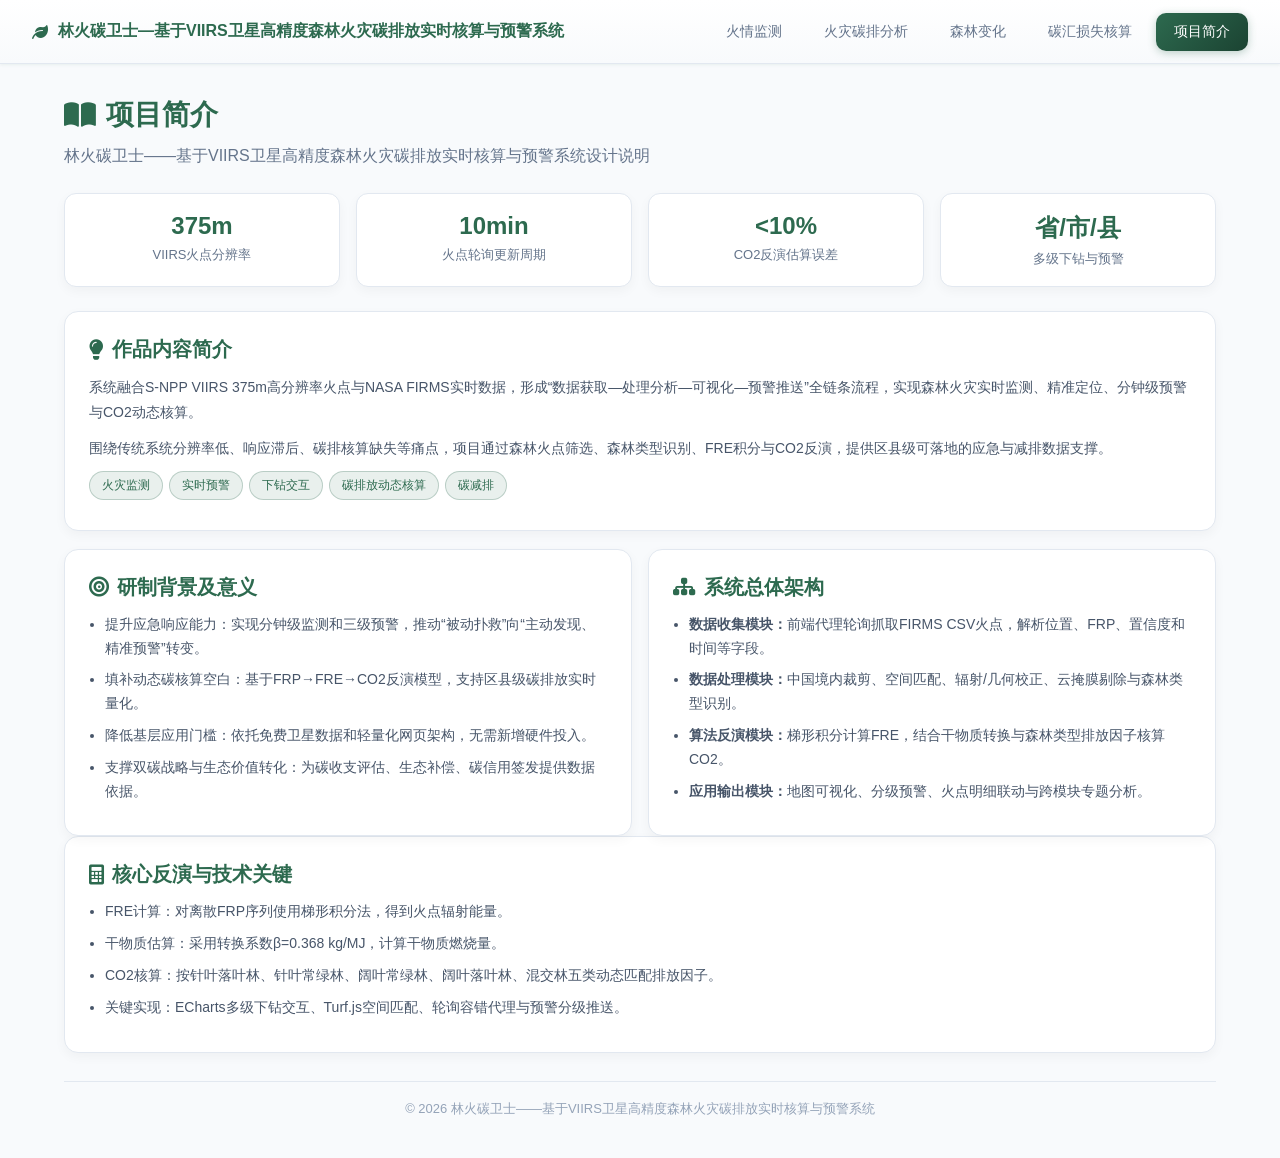
<file: about.html>
<!DOCTYPE html>
<html lang="zh-CN">
<head>
    <meta charset="UTF-8">
    <meta name="viewport" content="width=device-width, initial-scale=1.0">
    <title>项目简介 | 林火碳卫士</title>
    <link href="https://cdnjs.cloudflare.com/ajax/libs/font-awesome/6.0.0/css/all.min.css" rel="stylesheet">
    <style>
        :root { --primary-green: #2d6a4f; --bg-light: #f8fafc; --panel-white: #ffffff; --text-dark: #1e293b; }
        * { margin: 0; padding: 0; box-sizing: border-box; font-family: "Microsoft YaHei", sans-serif; }
        body { background: var(--bg-light); color: var(--text-dark); min-height: 100vh; display: flex; flex-direction: column; }
        .navbar { height: 64px; background: linear-gradient(180deg,#fff 0%,#f8fafc 100%); display: flex; align-items: center; justify-content: space-between; padding: 0 32px; border-bottom: 1px solid #e2e8f0; box-shadow: 0 1px 3px rgba(45,106,79,0.08); flex-shrink: 0; }
        .nav-brand { font-size: 16px; font-weight: 600; color: var(--primary-green); display: flex; align-items: center; gap: 10px; }
        .nav-menu { display: flex; gap: 6px; }
        .nav-item { padding: 10px 18px; border-radius: 10px; font-size: 14px; font-weight: 500; transition: all 0.25s ease; color: #64748b; text-decoration: none; }
        .nav-item:hover { background: rgba(45,106,79,0.08); color: var(--primary-green); }
        .nav-item.active { background: linear-gradient(135deg, var(--primary-green) 0%, #1b4332 100%); color: white; box-shadow: 0 2px 8px rgba(45,106,79,0.3); }
        .main { flex: 1; max-width: 1200px; margin: 0 auto; padding: 32px 24px 40px; width: 100%; }
        .page-title { font-size: 28px; font-weight: 700; color: var(--primary-green); margin-bottom: 8px; display: flex; align-items: center; gap: 10px; }
        .subtitle { color: #64748b; margin-bottom: 24px; line-height: 1.7; }
        .stats { display: grid; grid-template-columns: repeat(4, 1fr); gap: 16px; margin-bottom: 24px; }
        .stat-card { background: var(--panel-white); border: 1px solid #e2e8f0; border-radius: 12px; padding: 18px; text-align: center; box-shadow: 0 4px 12px rgba(0,0,0,0.04); }
        .stat-value { font-size: 24px; font-weight: 700; color: var(--primary-green); }
        .stat-label { font-size: 13px; color: #64748b; margin-top: 6px; }
        .section { background: var(--panel-white); border: 1px solid #e2e8f0; border-radius: 14px; padding: 24px; margin-bottom: 18px; box-shadow: 0 4px 12px rgba(0,0,0,0.04); }
        .section h2 { color: var(--primary-green); font-size: 20px; margin-bottom: 12px; display: flex; align-items: center; gap: 8px; }
        .section p { color: #475569; line-height: 1.8; font-size: 14px; margin-bottom: 10px; }
        .section ul { margin-left: 16px; color: #475569; }
        .section li { margin-bottom: 8px; line-height: 1.7; font-size: 14px; }
        .grid-2 { display: grid; grid-template-columns: 1fr 1fr; gap: 16px; }
        .tag-wrap { margin-top: 8px; }
        .tag { display: inline-block; background: rgba(45,106,79,0.1); color: var(--primary-green); border: 1px solid rgba(45,106,79,0.25); border-radius: 20px; padding: 5px 12px; margin: 0 6px 6px 0; font-size: 12px; }
        .footer-note { margin-top: 28px; text-align: center; color: #94a3b8; font-size: 13px; border-top: 1px solid #e2e8f0; padding-top: 18px; }
        @media (max-width: 980px) { .stats { grid-template-columns: repeat(2, 1fr); } .grid-2 { grid-template-columns: 1fr; } }
        @media (max-width: 600px) { .stats { grid-template-columns: 1fr; } .navbar { padding: 0 12px; } .nav-item { padding: 8px 10px; font-size: 13px; } .nav-brand { display: none; } }
    </style>
</head>
<body>
    <nav class="navbar">
        <div class="nav-brand"><i class="fas fa-leaf"></i> 林火碳卫士—基于VIIRS卫星高精度森林火灾碳排放实时核算与预警系统</div>
        <div class="nav-menu">
            <a href="platform_K.html" class="nav-item">火情监测</a>
            <a href="fire-analysis.html" class="nav-item">火灾碳排分析</a>
            <a href="forest-changes.html" class="nav-item">森林变化</a>
            <a href="C-accounting.html" class="nav-item">碳汇损失核算</a>
            <a href="about.html" class="nav-item active">项目简介</a>
        </div>
    </nav>
    <main class="main">
        <h1 class="page-title"><i class="fas fa-book-open"></i> 项目简介</h1>
        <p class="subtitle">林火碳卫士——基于VIIRS卫星高精度森林火灾碳排放实时核算与预警系统设计说明</p>

        <div class="stats">
            <div class="stat-card"><div class="stat-value">375m</div><div class="stat-label">VIIRS火点分辨率</div></div>
            <div class="stat-card"><div class="stat-value">10min</div><div class="stat-label">火点轮询更新周期</div></div>
            <div class="stat-card"><div class="stat-value">&lt;10%</div><div class="stat-label">CO2反演估算误差</div></div>
            <div class="stat-card"><div class="stat-value">省/市/县</div><div class="stat-label">多级下钻与预警</div></div>
        </div>

        <div class="section">
            <h2><i class="fas fa-lightbulb"></i> 作品内容简介</h2>
            <p>系统融合S-NPP VIIRS 375m高分辨率火点与NASA FIRMS实时数据，形成“数据获取—处理分析—可视化—预警推送”全链条流程，实现森林火灾实时监测、精准定位、分钟级预警与CO2动态核算。</p>
            <p>围绕传统系统分辨率低、响应滞后、碳排核算缺失等痛点，项目通过森林火点筛选、森林类型识别、FRE积分与CO2反演，提供区县级可落地的应急与减排数据支撑。</p>
            <div class="tag-wrap">
                <span class="tag">火灾监测</span><span class="tag">实时预警</span><span class="tag">下钻交互</span><span class="tag">碳排放动态核算</span><span class="tag">碳减排</span>
            </div>
        </div>

        <div class="grid-2">
            <div class="section" style="margin-bottom:0;">
                <h2><i class="fas fa-bullseye"></i> 研制背景及意义</h2>
                <ul>
                    <li>提升应急响应能力：实现分钟级监测和三级预警，推动“被动扑救”向“主动发现、精准预警”转变。</li>
                    <li>填补动态碳核算空白：基于FRP→FRE→CO2反演模型，支持区县级碳排放实时量化。</li>
                    <li>降低基层应用门槛：依托免费卫星数据和轻量化网页架构，无需新增硬件投入。</li>
                    <li>支撑双碳战略与生态价值转化：为碳收支评估、生态补偿、碳信用签发提供数据依据。</li>
                </ul>
            </div>
            <div class="section" style="margin-bottom:0;">
                <h2><i class="fas fa-sitemap"></i> 系统总体架构</h2>
                <ul>
                    <li><strong>数据收集模块：</strong>前端代理轮询抓取FIRMS CSV火点，解析位置、FRP、置信度和时间等字段。</li>
                    <li><strong>数据处理模块：</strong>中国境内裁剪、空间匹配、辐射/几何校正、云掩膜剔除与森林类型识别。</li>
                    <li><strong>算法反演模块：</strong>梯形积分计算FRE，结合干物质转换与森林类型排放因子核算CO2。</li>
                    <li><strong>应用输出模块：</strong>地图可视化、分级预警、火点明细联动与跨模块专题分析。</li>
                </ul>
            </div>
        </div>

        <div class="section">
            <h2><i class="fas fa-calculator"></i> 核心反演与技术关键</h2>
            <ul>
                <li>FRE计算：对离散FRP序列使用梯形积分法，得到火点辐射能量。</li>
                <li>干物质估算：采用转换系数β=0.368 kg/MJ，计算干物质燃烧量。</li>
                <li>CO2核算：按针叶落叶林、针叶常绿林、阔叶常绿林、阔叶落叶林、混交林五类动态匹配排放因子。</li>
                <li>关键实现：ECharts多级下钻交互、Turf.js空间匹配、轮询容错代理与预警分级推送。</li>
            </ul>
        </div>

        <div class="footer-note">© 2026 林火碳卫士——基于VIIRS卫星高精度森林火灾碳排放实时核算与预警系统</div>
    </main>
</body>
</html>
</file>
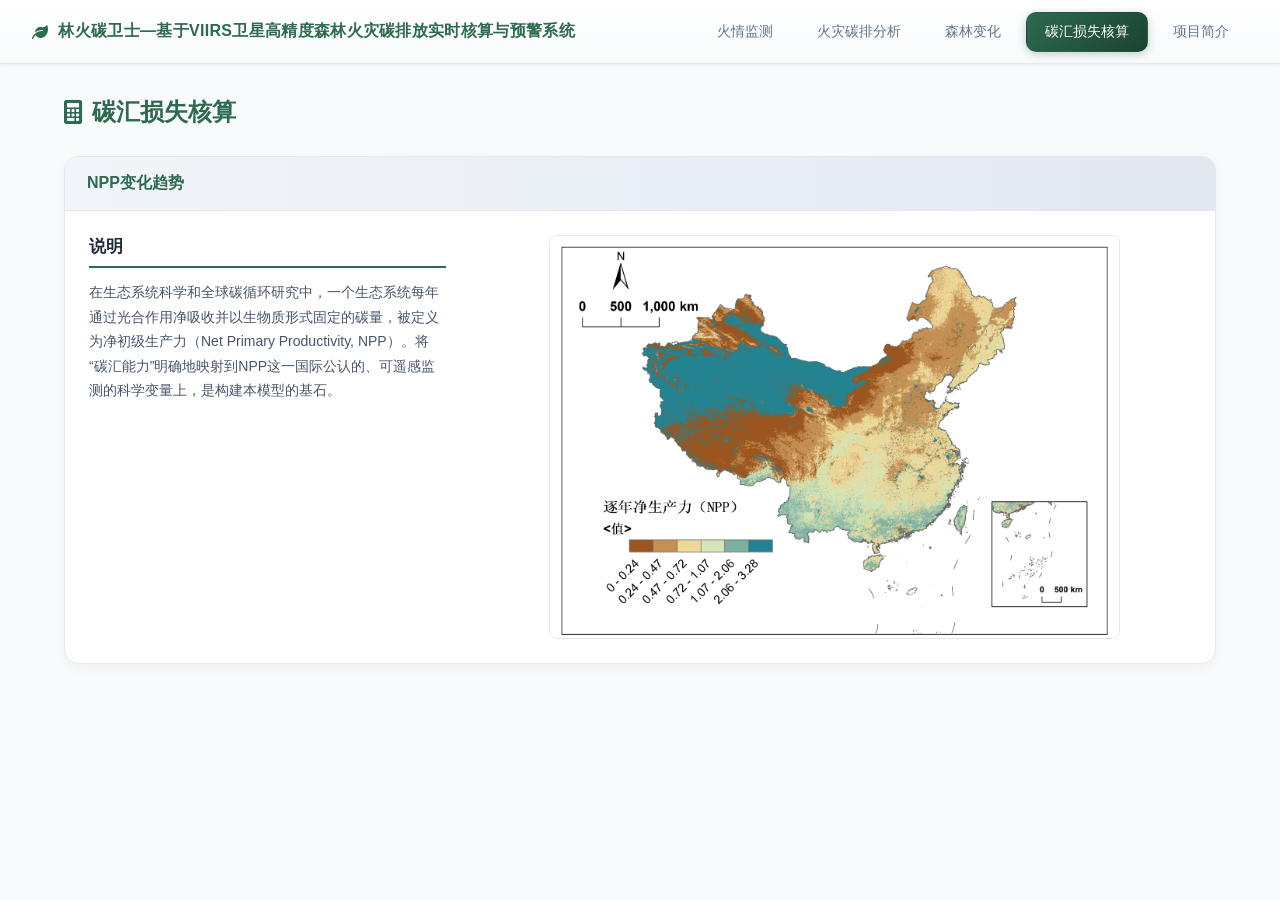
<file: C-accounting.html>
<!DOCTYPE html>
<html lang="zh-CN">
<head>
    <meta charset="UTF-8">
    <meta name="viewport" content="width=device-width, initial-scale=1.0">
    <title>碳汇损失核算 | 林火碳卫士</title>
    <link href="https://cdnjs.cloudflare.com/ajax/libs/font-awesome/6.0.0/css/all.min.css" rel="stylesheet">
    <style>
        :root {
            --primary-green: #2d6a4f;
            --accent-blue: #0077b6;
            --bg-light: #f8fafc;
            --panel-white: #ffffff;
            --text-dark: #1e293b;
        }
        
        * { 
            margin: 0; 
            padding: 0; 
            box-sizing: border-box; 
            font-family: "Microsoft YaHei", sans-serif; 
        }
        
        body { 
            background-color: var(--bg-light); 
            color: var(--text-dark); 
            min-height: 100vh; 
            display: flex; 
            flex-direction: column; 
        }

        .navbar {
            height: 64px; 
            background: linear-gradient(180deg, #fff 0%, #f8fafc 100%);
            display: flex; 
            align-items: center; 
            justify-content: space-between;
            padding: 0 32px; 
            border-bottom: 1px solid #e2e8f0;
            box-shadow: 0 1px 3px rgba(45,106,79,0.08); 
            flex-shrink: 0;
        }
        
        .nav-brand { 
            font-size: 16px; 
            font-weight: 600; 
            color: var(--primary-green); 
            display: flex; 
            align-items: center; 
            gap: 10px; 
            letter-spacing: 0.02em; 
        }
        
        .nav-menu { 
            display: flex; 
            align-items: center; 
            gap: 6px; 
        }
        
        .nav-item {
            padding: 10px 18px; 
            border-radius: 10px; 
            font-size: 14px; 
            font-weight: 500;
            transition: all 0.25s ease; 
            color: #64748b; 
            text-decoration: none; 
            border: 1px solid transparent;
        }
        
        .nav-item:hover { 
            background: rgba(45,106,79,0.08); 
            color: var(--primary-green); 
        }
        
        .nav-item.active { 
            background: linear-gradient(135deg, var(--primary-green) 0%, #1b4332 100%); 
            color: white; 
            box-shadow: 0 2px 8px rgba(45,106,79,0.3); 
        }

        .main { 
            flex: 1; 
            max-width: 1200px; 
            margin: 0 auto; 
            padding: 32px 24px; 
            width: 100%; 
        }
        
        .page-title { 
            font-size: 24px; 
            font-weight: 600; 
            color: var(--primary-green); 
            margin-bottom: 28px; 
            display: flex; 
            align-items: center; 
            gap: 10px; 
        }

        .card {
            background: var(--panel-white); 
            border-radius: 14px; 
            border: 1px solid #e2e8f0;
            box-shadow: 0 4px 12px rgba(0,0,0,0.04); 
            margin-bottom: 28px; 
            overflow: hidden;
        }
        
        .card-header {
            padding: 16px 22px; 
            background: linear-gradient(90deg, #f1f5f9 0%, #e2e8f0 100%);
            border-bottom: 1px solid #e2e8f0; 
            font-size: 16px; 
            font-weight: 600; 
            color: var(--primary-green);
        }
        
        .card-body { 
            padding: 24px; 
        }

        .section-title { 
            font-size: 17px; 
            margin-bottom: 12px; 
            color: var(--text-dark); 
            border-bottom: 2px solid var(--primary-green); 
            padding-bottom: 8px; 
            display: inline-block; 
        }

        .description { 
            line-height: 1.75; 
            color: #475569; 
            font-size: 14px; 
            margin-bottom: 20px; 
        }

        .img-wrap {
            width: 80%;
            margin: 0 auto;
            text-align: center;
        }

        .img-wrap img {
            display: block;
            margin: 0 auto;
            width: 100%;
            height: auto;
            border-radius: 8px;
            border: 1px solid #e2e8f0;
        }

        .npp-row {
            display: flex;
            flex-direction: row;
            gap: 32px;
            align-items: flex-start;
        }
        .npp-col-text {
            flex: 1 1 0;
            min-width: 200px;
            display: flex;
            flex-direction: column;
            justify-content: flex-start;
            max-width: 33.33%;
        }
        .npp-col-img {
            flex: 2 1 0;
            min-width: 200px;
            display: flex;
            align-items: center;
            justify-content: center;
            max-width: 66.66%;
        }
        @media (max-width: 768px) {
            .npp-row {
                flex-direction: column;
            }
            .nav-brand { font-size: 14px; }
            .nav-menu { gap: 8px; }
            .nav-item { padding: 6px 12px; font-size: 13px; }
        }
    </style>
</head>
<body>
    <nav class="navbar">
        <div class="nav-brand"><i class="fas fa-leaf"></i> 林火碳卫士—基于VIIRS卫星高精度森林火灾碳排放实时核算与预警系统</div>
        <div class="nav-menu">
            <a href="platform_K.html" class="nav-item">火情监测</a>
            <!--<a href="carbon-trade.html" class="nav-item">减排协同</a>-->
            <a href="fire-analysis.html" class="nav-item">火灾碳排分析</a>
            <a href="forest-changes.html" class="nav-item">森林变化</a>
            <a href="C-accounting.html" class="nav-item active">碳汇损失核算</a>
            <a href="about.html" class="nav-item">项目简介</a>
        </div>
    </nav>

    <main class="main">
        <h1 class="page-title"><i class="fas fa-calculator"></i> 碳汇损失核算</h1>

        <div class="card">
            <div class="card-header">NPP变化趋势</div>
            <div class="card-body">
                <div class="npp-row">
                    <div class="npp-col-text">
                        <h2 class="section-title">说明</h2>
                        <p class="description">
                            在生态系统科学和全球碳循环研究中，一个生态系统每年通过光合作用净吸收并以生物质形式固定的碳量，被定义为净初级生产力（Net Primary Productivity, NPP）。将“碳汇能力”明确地映射到NPP这一国际公认的、可遥感监测的科学变量上，是构建本模型的基石。
                        </p>
                    </div>
                    <div class="npp-col-img">
                        <div class="img-wrap">
                            <img src="净生产力.png" alt="净初级生产力">
                        </div>
                    </div>
                </div>
            </div>
        </div>
    </main>
</body>
</html>
</file>
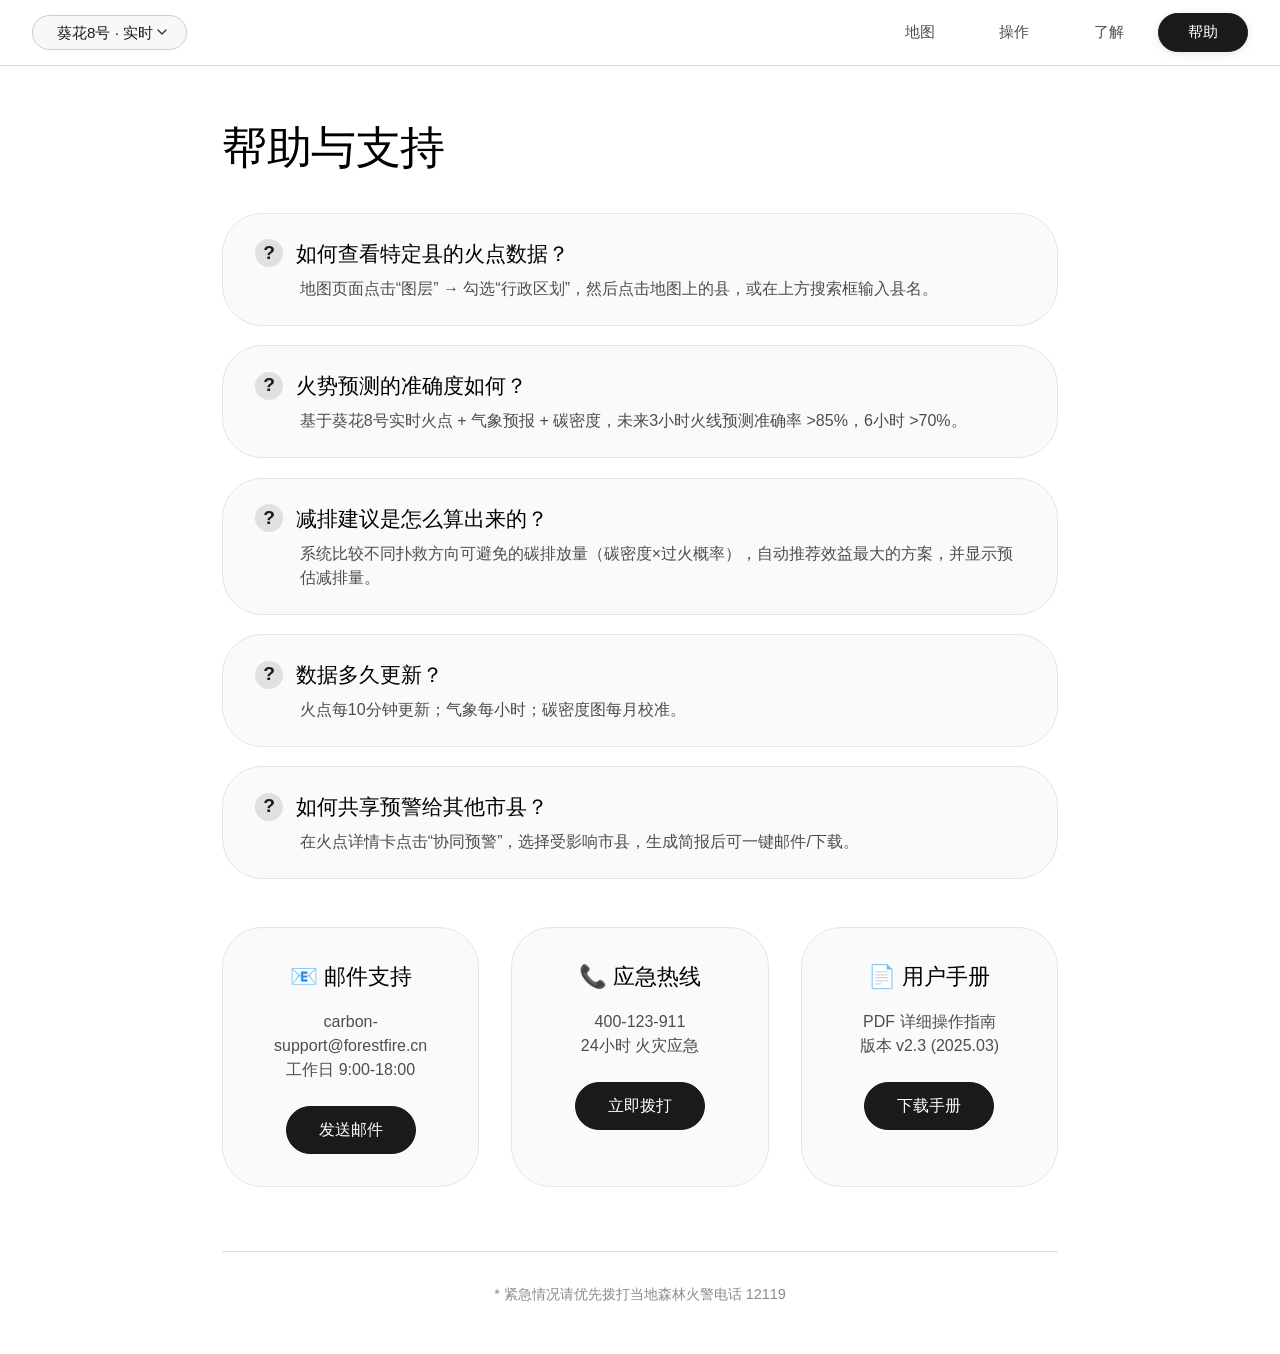
<file: help.html>
<!DOCTYPE html>
<html lang="zh">
<head>
    <meta charset="UTF-8">
    <meta name="viewport" content="width=device-width, initial-scale=1.0">
    <title>帮助 · 林火碳卫兵</title>
    <style>
        * {
            margin: 0;
            padding: 0;
            box-sizing: border-box;
            font-family: 'Inter', -apple-system, BlinkMacSystemFont, 'Segoe UI', Roboto, Helvetica, Arial, sans-serif;
        }

        body {
            background: #ffffff;
            color: #1a1a1a;
            line-height: 1.5;
        }

        .header {
            background: #ffffff;
            border-bottom: 1px solid #e0e0e0;
            padding: 0.8rem 2rem;
            position: sticky;
            top: 0;
            z-index: 100;
            box-shadow: 0 2px 10px rgba(0,0,0,0.02);
        }

        .satellite-selector {
            display: flex;
            align-items: center;
            justify-content: space-between;
            flex-wrap: wrap;
            gap: 1rem;
        }

        .satellite-selector select {
            background: #f8f8f8;
            border: 1px solid #cccccc;
            border-radius: 40px;
            padding: 0.5rem 2rem 0.5rem 1.5rem;
            color: #1a1a1a;
            font-weight: 500;
            font-size: 0.95rem;
            cursor: pointer;
            appearance: none;
            background-image: url("data:image/svg+xml,%3Csvg xmlns='http://www.w3.org/2000/svg' width='16' height='16' viewBox='0 0 24 24' fill='none' stroke='%23333' stroke-width='2' stroke-linecap='round' stroke-linejoin='round'%3E%3Cpolyline points='6 9 12 15 18 9'%3E%3C/polyline%3E%3C/svg%3E");
            background-repeat: no-repeat;
            background-position: right 1rem center;
        }

        .nav-buttons {
            display: flex;
            gap: 0.3rem;
        }

        .nav-button {
            background: transparent;
            border: none;
            color: #4d4d4d;
            padding: 0.5rem 1.8rem;
            border-radius: 40px;
            font-weight: 500;
            font-size: 0.95rem;
            cursor: pointer;
            transition: all 0.2s;
            border: 1px solid transparent;
        }

        .nav-button:hover {
            background: #f0f0f0;
            color: #000000;
            border-color: #b0b0b0;
        }

        .nav-button.active {
            background: #1a1a1a;
            color: #ffffff;
            border-color: #1a1a1a;
            box-shadow: 0 2px 8px rgba(0,0,0,0.1);
        }

        .container {
            max-width: 900px;
            margin: 3rem auto;
            padding: 0 2rem;
        }

        h1 {
            font-size: 2.8rem;
            font-weight: 500;
            color: #000000;
            letter-spacing: -0.5px;
            margin-bottom: 2rem;
        }

        .faq-grid {
            display: grid;
            gap: 1.2rem;
        }

        .faq-item {
            background: #fafafa;
            border: 1px solid #e5e5e5;
            border-radius: 40px;
            padding: 1.5rem 2rem;
            transition: box-shadow 0.2s;
        }

        .faq-item:hover {
            box-shadow: 0 8px 20px rgba(0, 0, 0, 0.05);
            border-color: #b0b0b0;
        }

        .faq-question {
            font-size: 1.3rem;
            font-weight: 500;
            color: #000000;
            margin-bottom: 0.5rem;
            display: flex;
            align-items: center;
            gap: 0.8rem;
        }

        .faq-question::before {
            content: "?";
            display: inline-flex;
            align-items: center;
            justify-content: center;
            width: 28px;
            height: 28px;
            background: #e0e0e0;
            border-radius: 50%;
            color: #1a1a1a;
            font-weight: 700;
            font-size: 1.2rem;
        }

        .faq-answer {
            color: #4d4d4d;
            padding-left: 2.8rem;
            font-size: 1rem;
        }

        .contact-section {
            margin-top: 3rem;
            display: flex;
            flex-wrap: wrap;
            gap: 2rem;
            justify-content: center;
        }

        .contact-card {
            background: #fafafa;
            border: 1px solid #e5e5e5;
            border-radius: 40px;
            padding: 2rem 2.5rem;
            text-align: center;
            flex: 1 1 240px;
        }

        .contact-card h3 {
            font-size: 1.4rem;
            font-weight: 500;
            color: #000000;
            margin-bottom: 1rem;
        }

        .contact-card p {
            color: #4d4d4d;
            margin-bottom: 1.5rem;
        }

        .contact-btn {
            display: inline-block;
            background: #1a1a1a;
            border: 1px solid #1a1a1a;
            color: #ffffff;
            padding: 0.7rem 2rem;
            border-radius: 60px;
            text-decoration: none;
            font-weight: 500;
            transition: all 0.2s;
        }

        .contact-btn:hover {
            background: #333333;
            border-color: #333333;
            box-shadow: 0 4px 12px rgba(0,0,0,0.1);
        }

        .footer-note {
            margin-top: 4rem;
            text-align: center;
            color: #8c8c8c;
            font-size: 0.9rem;
            border-top: 1px solid #e0e0e0;
            padding-top: 2rem;
        }
    </style>
</head>
<body>
    <div class="header">
        <div class="satellite-selector">
            <select id="satellite-select">
                <option value="himawari" selected>葵花8号 · 实时</option>
                <option value="modis">MODIS · 历史</option>
                <option value="viire">VIIRS · 历史</option>
            </select>
            <div class="nav-buttons">
                <button class="nav-button" onclick="window.location.href='platform_K.html'">地图</button>
                <button class="nav-button" onclick="window.location.href='operation.html'">操作</button>
                <button class="nav-button" onclick="window.location.href='about.html'">了解</button>
                <button class="nav-button active" onclick="window.location.href='help.html'">帮助</button>
            </div>
        </div>
    </div>

    <div class="container">
        <h1>帮助与支持</h1>

        <div class="faq-grid">
            <div class="faq-item">
                <div class="faq-question">如何查看特定县的火点数据？</div>
                <div class="faq-answer">地图页面点击“图层” → 勾选“行政区划”，然后点击地图上的县，或在上方搜索框输入县名。</div>
            </div>
            <div class="faq-item">
                <div class="faq-question">火势预测的准确度如何？</div>
                <div class="faq-answer">基于葵花8号实时火点 + 气象预报 + 碳密度，未来3小时火线预测准确率 >85%，6小时 >70%。</div>
            </div>
            <div class="faq-item">
                <div class="faq-question">减排建议是怎么算出来的？</div>
                <div class="faq-answer">系统比较不同扑救方向可避免的碳排放量（碳密度×过火概率），自动推荐效益最大的方案，并显示预估减排量。</div>
            </div>
            <div class="faq-item">
                <div class="faq-question">数据多久更新？</div>
                <div class="faq-answer">火点每10分钟更新；气象每小时；碳密度图每月校准。</div>
            </div>
            <div class="faq-item">
                <div class="faq-question">如何共享预警给其他市县？</div>
                <div class="faq-answer">在火点详情卡点击“协同预警”，选择受影响市县，生成简报后可一键邮件/下载。</div>
            </div>
        </div>

        <div class="contact-section">
            <div class="contact-card">
                <h3>📧 邮件支持</h3>
                <p>carbon-support@forestfire.cn<br>工作日 9:00-18:00</p>
                <a href="mailto:carbon-support@forestfire.cn" class="contact-btn">发送邮件</a>
            </div>
            <div class="contact-card">
                <h3>📞 应急热线</h3>
                <p>400-123-911<br>24小时 火灾应急</p>
                <a href="tel:400123911" class="contact-btn">立即拨打</a>
            </div>
            <div class="contact-card">
                <h3>📄 用户手册</h3>
                <p>PDF 详细操作指南<br>版本 v2.3 (2025.03)</p>
                <a href="#" class="contact-btn">下载手册</a>
            </div>
        </div>

        <div class="footer-note">
            * 紧急情况请优先拨打当地森林火警电话 12119
        </div>
    </div>
</body>
</html>
</file>
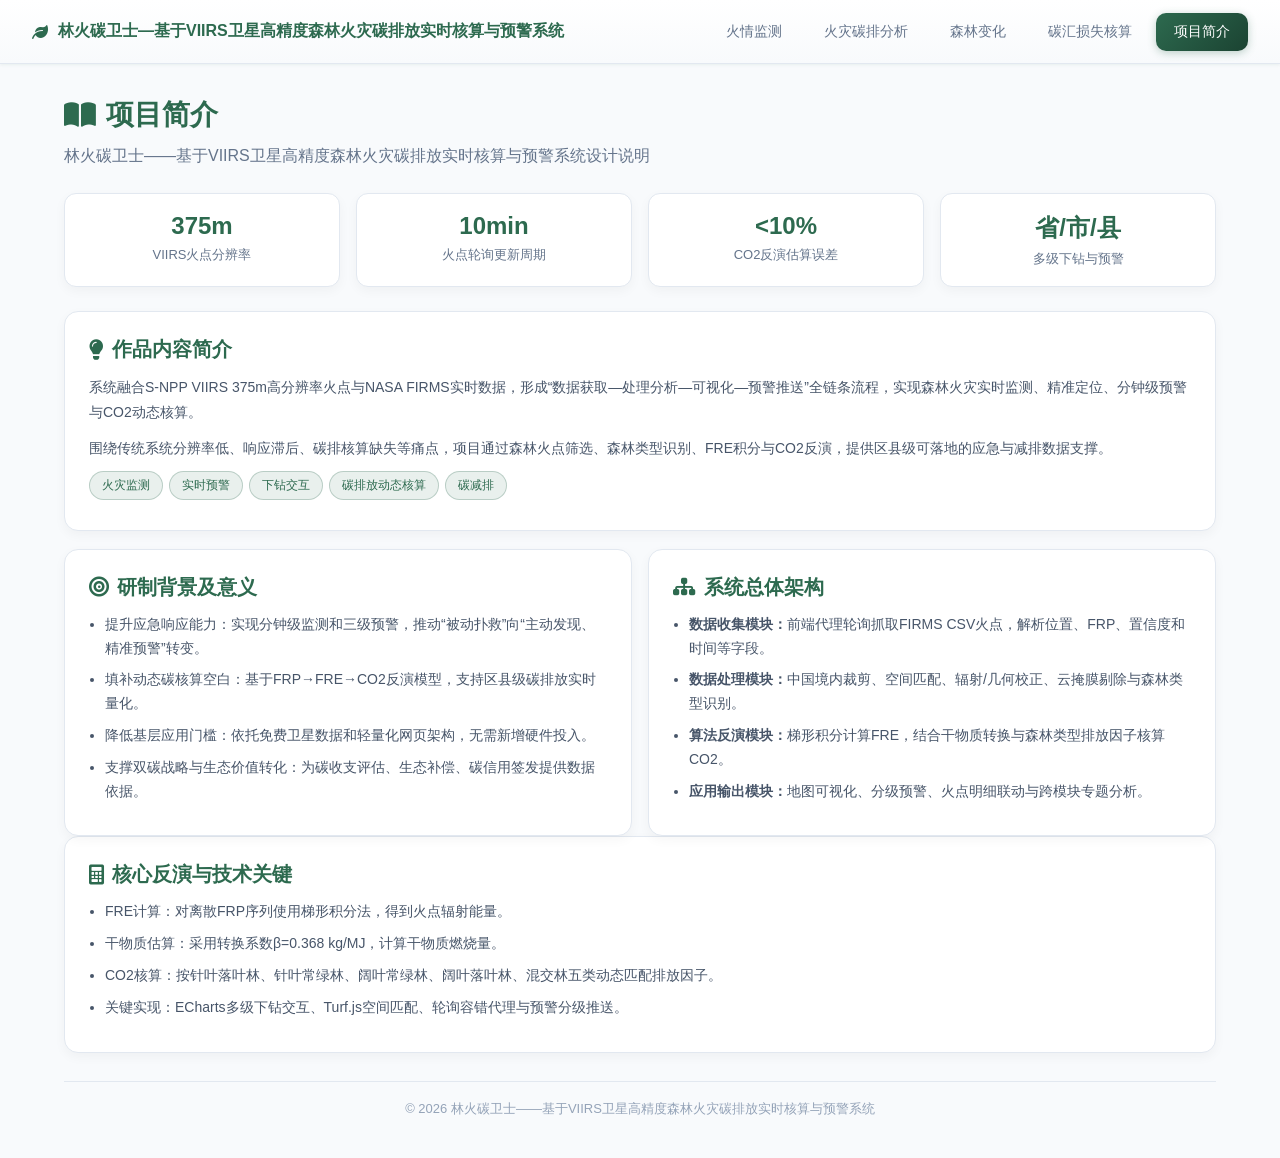
<file: operation.html>
<!DOCTYPE html>
<html lang="zh-CN">
<head>
    <meta charset="UTF-8">
    <meta name="viewport" content="width=device-width, initial-scale=1.0">
    <title>操作指南 | 林火碳卫士</title>
    <meta http-equiv="refresh" content="0; url=about.html">
    <script>window.location.replace("about.html");</script>
</head>
<body>
    <p>正在跳转到项目简介与操作说明页…若未自动跳转，请 <a href="about.html">点击这里</a>。</p>
</body>
</html>
</file>
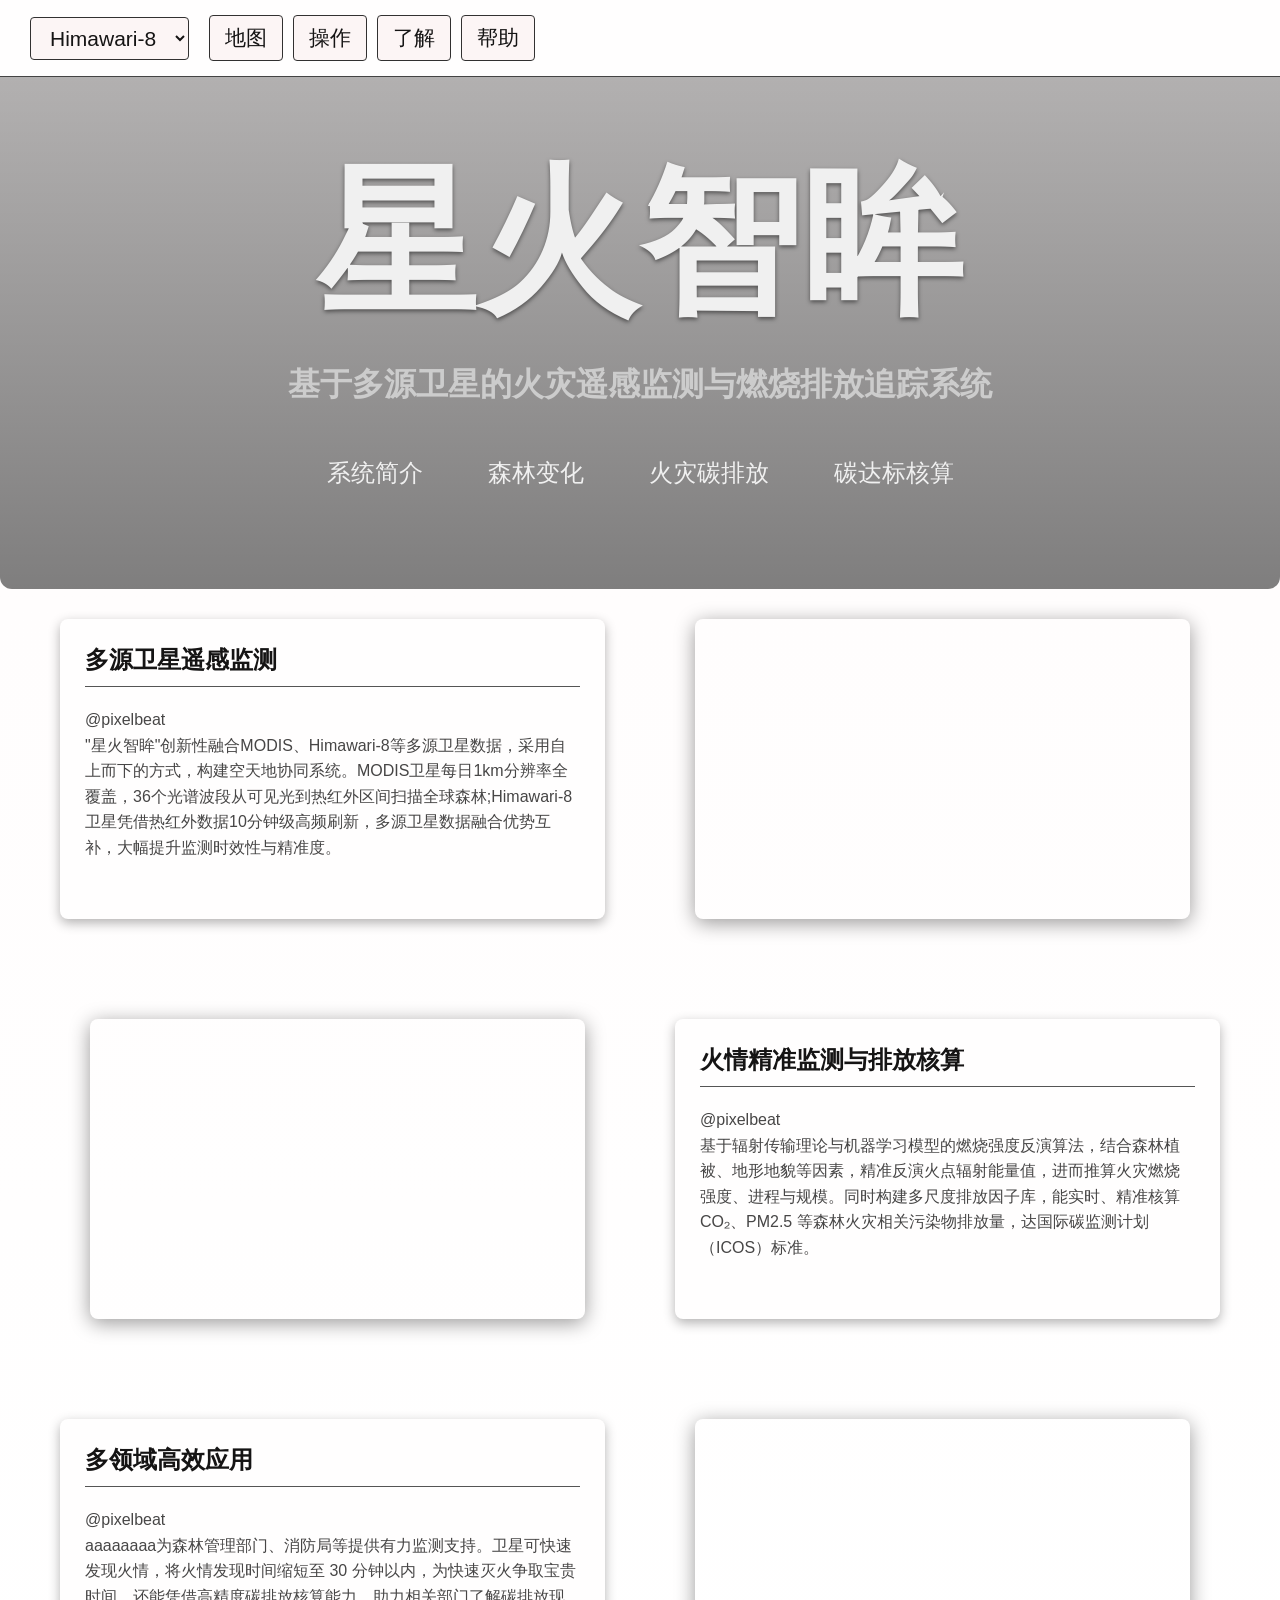
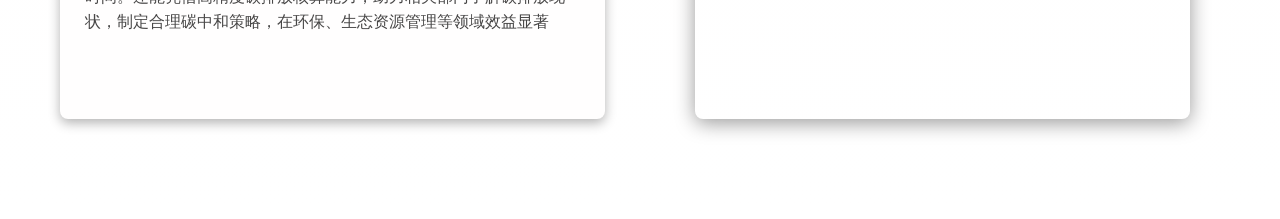
<file: RS-warning.html>
<!DOCTYPE html>
<html lang="zh-CN">
<head>
    <meta charset="UTF-8">
    <meta name="viewport" content="width=device-width, initial-scale=1.0">
    <title>森林碳管家</title>
    <style>
        * {
            margin: 0;
            padding: 0;
            box-sizing: border-box;
            font-family: "Microsoft YaHei", Arial, sans-serif;
        }
        
        body {
            /* background: linear-gradient(rgba(255, 252, 252, 1), rgba(255, 255, 255, 1)), url('data:image/svg+xml;utf8,<svg xmlns="http://www.w3.org/2000/svg" width="100" height="100" viewBox="0 0 100 100"><rect width="100" height="100" fill="%23222"/><path d="M0,50 Q20,30 50,50 T100,50" fill="none" stroke="%23333" stroke-width="2"/><path d="M0,70 Q20,50 50,70 T100,70" fill="none" stroke="%23333" stroke-width="2"/><path d="M0,30 Q20,10 50,30 T100,30" fill="none" stroke="%23333" stroke-width="2"/></svg>'); */
            background: linear-gradient(rgba(255, 252, 252, 1), rgba(255, 255, 255, 1));
            background-size: cover;
            color: #f0f0f0;
            min-height: 100vh;
            display: flex;
            flex-direction: column;
            position: relative;

        }
        
        body::before {
            content: "";
            position: absolute;
            top: 0;
            left: 0;
            right: 0;
            bottom: 0;
            /* background: url('data:image/svg+xml;utf8,<svg xmlns="http://www.w3.org/2000/svg" width="200" height="200" viewBox="0 0 200 200"><filter id="turbulence" x="0" y="0"><feTurbulence baseFrequency="0.02" numOctaves="3" seed="1"/><feDisplacementMap in="SourceGraphic" scale="5"/></filter><circle cx="100" cy="100" r="80" fill="%23333" filter="url(%23turbulence)"/></svg>'); */
            opacity: 0.1;
            pointer-events: none;
        }
        h2
        {
            color: #151414;
        }
        .header {
            display: flex;
            justify-content: space-between;
            align-items: center;
            padding: 15px 30px;
            background-color: rgba(255, 255, 255, 0.8);
            border-bottom: 1px solid #444;
        }
        
        .satellite-selector {
            display: flex;
            align-items: center;
            gap: 20px;
        }
        
        select, .nav-button {
            background-color: #fcf5f5;
            color: #151414;
            border: 1px solid #323131;
            padding: 8px 15px;
            border-radius: 4px;
            font-size: 21px;
            cursor: pointer;
            transition: all 0.3s;
        }
        
        select:hover, .nav-button:hover {
            background-color: #444;
            border-color: #666;
        }
        
        .nav-buttons {
            display: flex;
            gap: 10px;
        }
        
         .hero-section {
            text-align: center;
            padding: 60px 20px 40px;
            background-image: url('https://framerusercontent.com/images/bTMSexi2Omo0t6jRo9JhFgcyk.jpg');
            background-size: cover;
            background-position: center center;
            background-repeat: no-repeat;
            position: relative;
            border-radius: 0 0 12px 12px;
            overflow: hidden;
        }
        
        .hero-section::before {
            content: "";
            position: absolute;
            top: 0;
            left: 0;
            right: 0;
            bottom: 0;
            background: linear-gradient(rgba(0, 0, 0, 0.3), rgba(0, 0, 0, 0.5));
            z-index: 0;
        }
        
        .hero-section {
            text-align: center;
            padding: 60px 20px 40px;
            background-image: url('https://framerusercontent.com/images/bTMSexi2Omo0t6jRo9JhFgcyk.jpg');
            background-size: cover;
            background-position: center center;
            background-repeat: no-repeat;
            position: relative;
            border-radius: 0 0 12px 12px;
            overflow: hidden;
            margin-bottom: 30px;
        }
        
        .hero-section::before {
            content: "";
            position: absolute;
            top: 0;
            left: 0;
            right: 0;
            bottom: 0;
            background: linear-gradient(rgba(0, 0, 0, 0.3), rgba(0, 0, 0, 0.5));
            z-index: 0;
        }
        
        .hero-section > * {
            position: relative;
            z-index: 1;
        }
        
        .main-title {
            font-size: 10em;
            font-weight: bold;
            margin-bottom: 10px;
            letter-spacing: 2px;
            text-shadow: 0 2px 4px rgba(0, 0, 0, 0.5);
        }
        
        .subtitle {
            font-size: 2em;
            margin-bottom: 40px;
            color: #ccc;
            font-weight: 700;
        }
        
        .main-nav {
            display: flex;
            justify-content: center;
            gap: 25px;
            margin-bottom: 50px;
        }
        
        .nav-item {
            padding: 10px 20px;
            font-size: 1.5em;
            cursor: pointer;
            position: relative;
            transition: color 0.3s;
        }
        
        .nav-item:hover {
            color: #fff;
        }
        
        .nav-item.active {
            color: #fff;
            font-weight: bold;
        }
        
        .nav-item.active::after {
            content: "";
            position: absolute;
            bottom: -5px;
            left: 0;
            right: 0;
            height: 2px;
            background-color: #fff;
        }
        
        .content-section {
            display: flex;
            max-width: 1200px;
            margin: 0 auto 100px;
            padding: 0 20px;
            gap: 60px;
        }
        
        .text-content {
            flex: 1;
            background-color: rgba(255, 254, 254, 1);
            padding: 25px;
            border-radius: 8px;
            box-shadow: 0 4px 12px rgba(0, 0, 0, 0.3);

        }
        
        .section-title {
            font-size: 24px;
            margin-bottom: 20px;
            padding-bottom: 10px;
            border-bottom: 1px solid #555;
        }
        
        .description {
            line-height: 1.6;
            color: #474646;
        }
        
        .earth-visualization {
            flex: 1;
            position: relative;
            border-radius: 8px;
            overflow: hidden;
            box-shadow: 0 4px 20px rgba(0, 0, 0, 0.4);
            min-height: 300px;
            margin: 0 30px;
        }
        
        .earth-visualization video {
            width: 100%;
            height: 100%;
            border-radius: 8px;
            display: block;
            object-fit: cover;
            background-color: rgba(0, 0, 0, 0);
            object-position: 50% 50%;
        }
        
        .footer-nav {
            display: flex;
            justify-content: center;
            gap: 25px;
            padding: 20px;
            background-color: rgba(20, 20, 20, 0.7);
            border-top: 1px solid #444;
        }
        
       /* 手机适配 - 媒体查询 */
       @media (max-width: 768px) {
        .header {
            padding: 10px 15px;
            gap: 10px;
        }
        .diagram
        {
            width: 100%;   
            max-width: 800px; 
            height: 300px;
            flex: 3; 
        }
        .satellite-selector {
            width: 100%;
            justify-content: space-between;
            gap: 10px;
        }
        
        select {
            flex-grow: 1;
            max-width: 150px;
            font-size: 10px;
        }
        
        .nav-buttons {
            width: 100%;
            justify-content: flex-end;
        }
        
        .nav-button {
            padding: 8px 10px;
            font-size: 12px;
        }
        
        .hero-section {
            padding: 30px 15px;
        }
        
        .main-title {
            font-size: 3rem;
        }
        
        .subtitle {
            font-size: 1.2rem;
            margin-bottom: 20px;
        }
        
        .main-nav {
            flex-wrap: wrap;
            gap: 10px;
            margin-bottom: 20px;
        }
        
        .nav-item {
            font-size: 10px;
            padding: 8px 12px;
        }
        
        .content-section {
            /* flex-direction: column; */
            margin-bottom: 30px;
            gap: 20px;
            padding: 0 15px;
        }
        
        .text-content {
            padding: 15px;
            /* width: 30%; */
        }

        .earth-visualization {
            margin: 0;
            min-height: 200px;
        }
        
        .section-title {
            font-size: 1rem;
        }
        
        .description {
            font-size: 10px;
        }
    }
    </style>
</head>
<body>
    <div class="header">
        <div class="satellite-selector">
            <select id="satellite-select">
                <option value="himawari">Himawari-8</option>
                <option value="modis">MODIS</option>
                <option value="viire">VIIRE</option>
            </select>
            <div class="nav-buttons">
                <button class="nav-button" onclick="window.location.href='platform_K.html'">地图</button>
                <button class="nav-button">操作</button>
                <button class="nav-button">了解</button>
                <button class="nav-button">帮助</button>
            </div>
        </div>
    </div>

    <div class="hero-section">
        <h1 class="main-title">星火智眸</h1>
        <p class="subtitle">基于多源卫星的火灾遥感监测与燃烧排放追踪系统</p>
        
        <div class="main-nav">
            <div class="nav-item active" id="system-introduction">系统简介</div>
            <div class="nav-item" id="forest-changes">森林变化</div>
            <div class="nav-item"  id="fire-analysis">火灾碳排放</div>
            <div class="nav-item" id="C-accounting">碳达标核算</div>
        </div>
    </div>

    <div id="content-section1" class="content-section">
        <div class="text-content">
            <h2 class="section-title">多源卫星遥感监测</h2>
            <p class="description">
                @pixelbeat<br>
                "星火智眸"创新性融合MODIS、Himawari-8等多源卫星数据，采用自上而下的方式，构建空天地协同系统。MODIS卫星每日1km分辨率全覆盖，36个光谱波段从可见光到热红外区间扫描全球森林;Himawari-8卫星凭借热红外数据10分钟级高频刷新，多源卫星数据融合优势互补，大幅提升监测时效性与精准度。
            </p>
        </div>
        
        <div class="earth-visualization">
            <video src="https://framerusercontent.com/assets/TFe4nPiDP1UtxnsIKW1bN5N5Qk.mp4" loop preload="auto" playsinline autoplay></video>
        </div>
    </div>

    <div id="content-section2" class="content-section">
        <div class="earth-visualization">
            <video src="https://framerusercontent.com/assets/KN4OLVngCQOTf2aAWiFAL8VGto.mp4" loop preload="auto" playsinline autoplay></video>
        </div>
        <div class="text-content">
            <h2 class="section-title">火情精准监测与排放核算</h2>
            <p class="description">
                @pixelbeat<br>
                基于辐射传输理论与机器学习模型的燃烧强度反演算法，结合森林植被、地形地貌等因素，精准反演火点辐射能量值，进而推算火灾燃烧强度、进程与规模。同时构建多尺度排放因子库，能实时、精准核算 CO₂、PM2.5 等森林火灾相关污染物排放量，达国际碳监测计划（ICOS）标准。            </p>
        </div>
    </div>

    <div id="content-section3" class="content-section">
        
        <div class="text-content">
            <h2 class="section-title">多领域高效应用</h2>
            <p class="description">
                @pixelbeat<br>
                aaaaaaaa为森林管理部门、消防局等提供有力监测支持。卫星可快速发现火情，将火情发现时间缩短至 30 分钟以内，为快速灭火争取宝贵时间。还能凭借高精度碳排放核算能力，助力相关部门了解碳排放现状，制定合理碳中和策略，在环保、生态资源管理等领域效益显著            </p>
        </div>

        <div class="earth-visualization">
            <video src="https://framerusercontent.com/assets/uwex5f1OGhFLr9swGLVzh3zsyHk.mp4" loop preload="auto" playsinline autoplay></video>
        </div>
    </div>

    <!-- <div class="footer-nav">
        <div class="nav-item">系统简介</div>
        <div class="nav-item">遥感预警</div>
        <div class="nav-item">森林变化</div>
        <div class="nav-item">火情分析</div>
        <div class="nav-item">碳达标核算</div>
    </div> -->

    <script>
        // 导航项点击事件
        const navItems = document.querySelectorAll('.nav-item');
        const fireAnalysis = document.getElementById('fire-analysis');
        // const RSWarning = document.getElementById('RS-warning');
        const forestChanges = document.getElementById('forest-changes');
        const systemIntroduction = document.getElementById('system-introduction');
        const CAccounting = document.getElementById('C-accounting');
        navItems.forEach(i => i.classList.remove('active'));
        RSWarning.classList.add('active');

        // 火情分析点击事件
            fireAnalysis.addEventListener('click', function() {
            navItems.forEach(i => i.classList.remove('active'));
            // this.classList.add('active');
            window.location.href = 'fire-analysis.html';
        });
        
        // 系统简介点击事件
            systemIntroduction.addEventListener('click', function() {
            navItems.forEach(i => i.classList.remove('active'));
            // this.classList.add('active');
            window.location.href = 'index.html';
        });

        // 遥感预警点击事件
            RSWarning.addEventListener('click', function() {
            navItems.forEach(i => i.classList.remove('active'));
            // this.classList.add('active');
            window.location.href = 'RS-warning.html';
        });

        // 森林变化点击事件
            forestChanges.addEventListener('click', function() {
            navItems.forEach(i => i.classList.remove('active'));
            // this.classList.add('active');
            window.location.href = 'forest-changes.html';
        });

        // 碳核算点击事件
            CAccounting.addEventListener('click', function() {
            navItems.forEach(i => i.classList.remove('active'));
            // this.classList.add('active');
            window.location.href = 'C-accounting.html';
        });

    </script>
</body>
</html>
</file>
